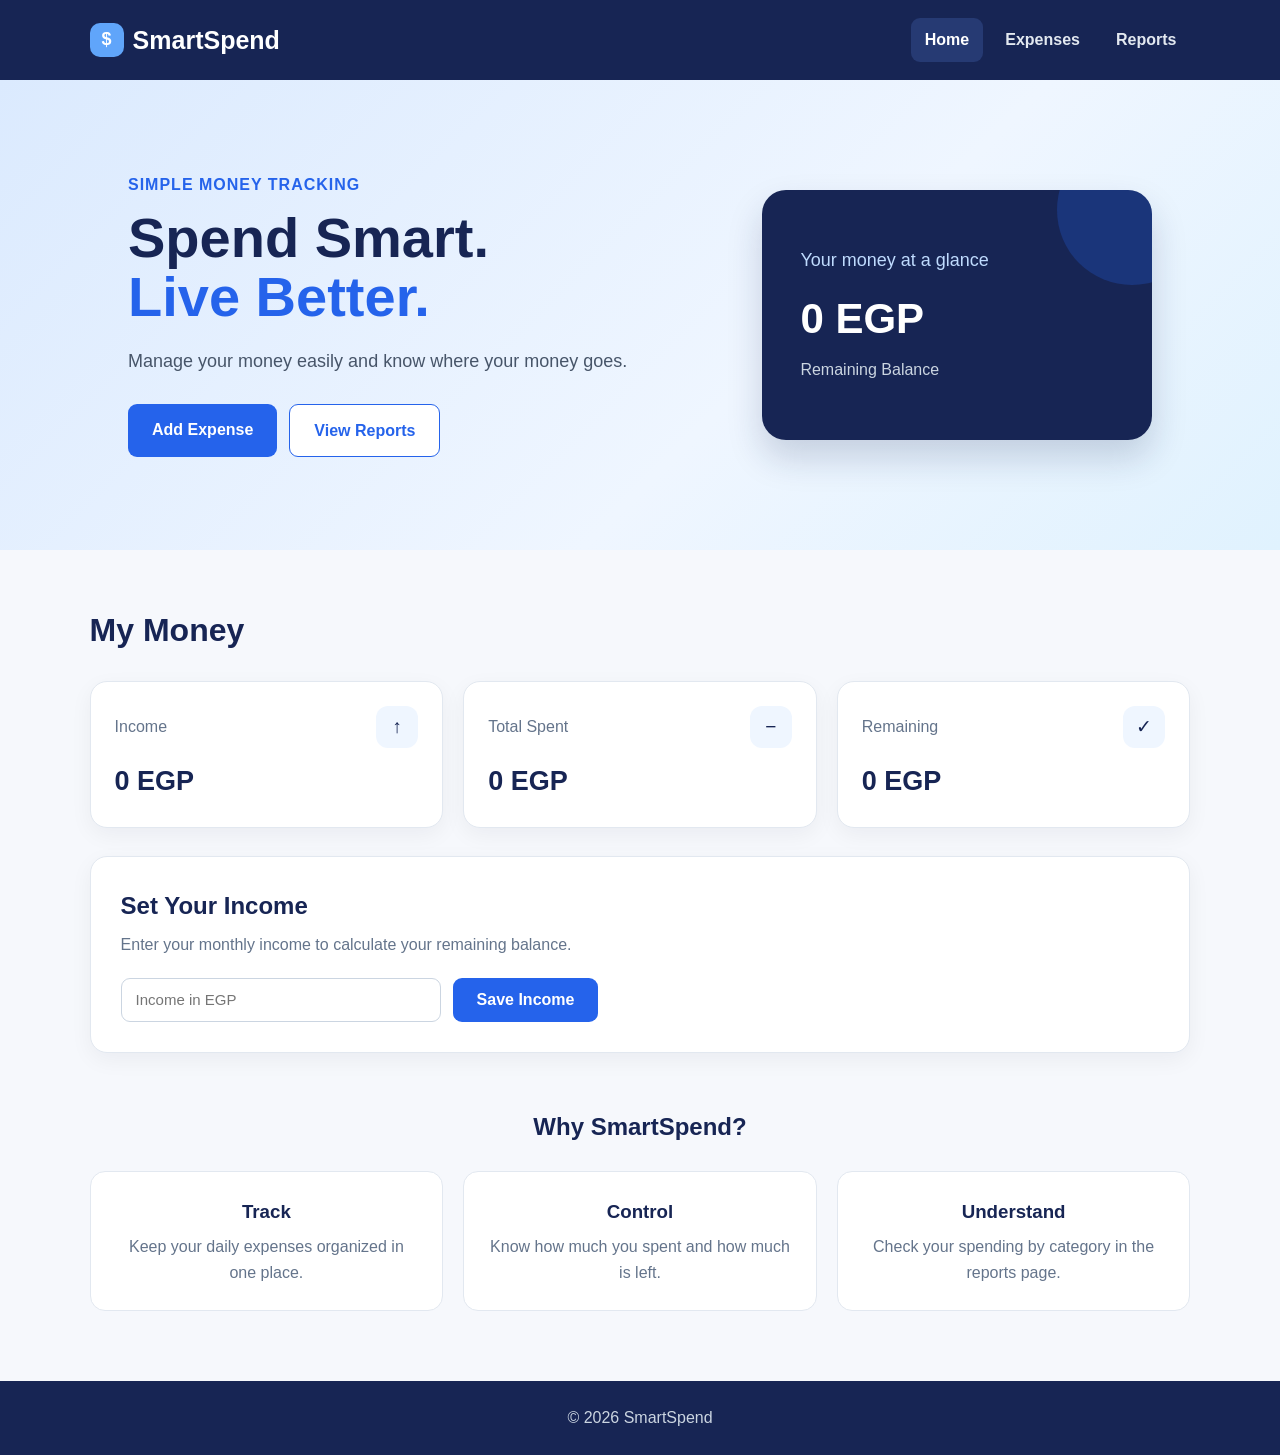
<file: index.html>
<!DOCTYPE html>
<html>
<head>
    <title>SmartSpend</title>
    <link rel="stylesheet" href="style.css">
</head>

<body>

<header>
    <div class="logo">
        <span class="logo-mark">$</span>
        SmartSpend
    </div>

    <nav>
        <a class="active" href="index.html">Home</a>
        <a class="" href="expenses.html">Expenses</a>
        <a class="" href="reports.html">Reports</a>
    </nav>
</header>

<section class="hero">
    <div class="hero-content">
        <div class="small-title">Simple money tracking</div>
        <h1>Spend Smart.<br><span>Live Better.</span></h1>
        <p>Manage your money easily and know where your money goes.</p>
        <div class="hero-actions">
            <a href="expenses.html" class="btn">Add Expense</a>
            <a href="reports.html" class="btn btn-light">View Reports</a>
        </div>
    </div>

    <div class="hero-box">
        <p>Your money at a glance</p>
        <h2 id="homeRemaining">0 EGP</h2>
        <span>Remaining Balance</span>
    </div>
</section>

<main class="container">

    <h2 class="section-title">My Money</h2>

    <div class="cards">
        <div class="card">
            <div class="card-top"><p>Income</p><span class="card-icon">↑</span></div>
            <h2 id="homeIncome">0 EGP</h2>
        </div>

        <div class="card">
            <div class="card-top"><p>Total Spent</p><span class="card-icon">−</span></div>
            <h2 id="homeSpent">0 EGP</h2>
        </div>

        <div class="card">
            <div class="card-top"><p>Remaining</p><span class="card-icon">✓</span></div>
            <h2 id="homeBalance">0 EGP</h2>
        </div>
    </div>

    <div class="income-box">
        <h2>Set Your Income</h2>
        <p>Enter your monthly income to calculate your remaining balance.</p>

        <div class="input-row">
            <input type="number" id="incomeInput" placeholder="Income in EGP">
            <button class="btn" id="saveIncome">Save Income</button>
        </div>
    </div>

    <section class="about">
        <h2>Why SmartSpend?</h2>

        <div class="about-grid">
            <article>
                <h3>Track</h3>
                <p>Keep your daily expenses organized in one place.</p>
            </article>

            <article>
                <h3>Control</h3>
                <p>Know how much you spent and how much is left.</p>
            </article>

            <article>
                <h3>Understand</h3>
                <p>Check your spending by category in the reports page.</p>
            </article>
        </div>
    </section>

</main>

<footer>
    <p>© 2026 SmartSpend</p>
</footer>

<script src="script.js"></script>
</body>
</html>
</file>
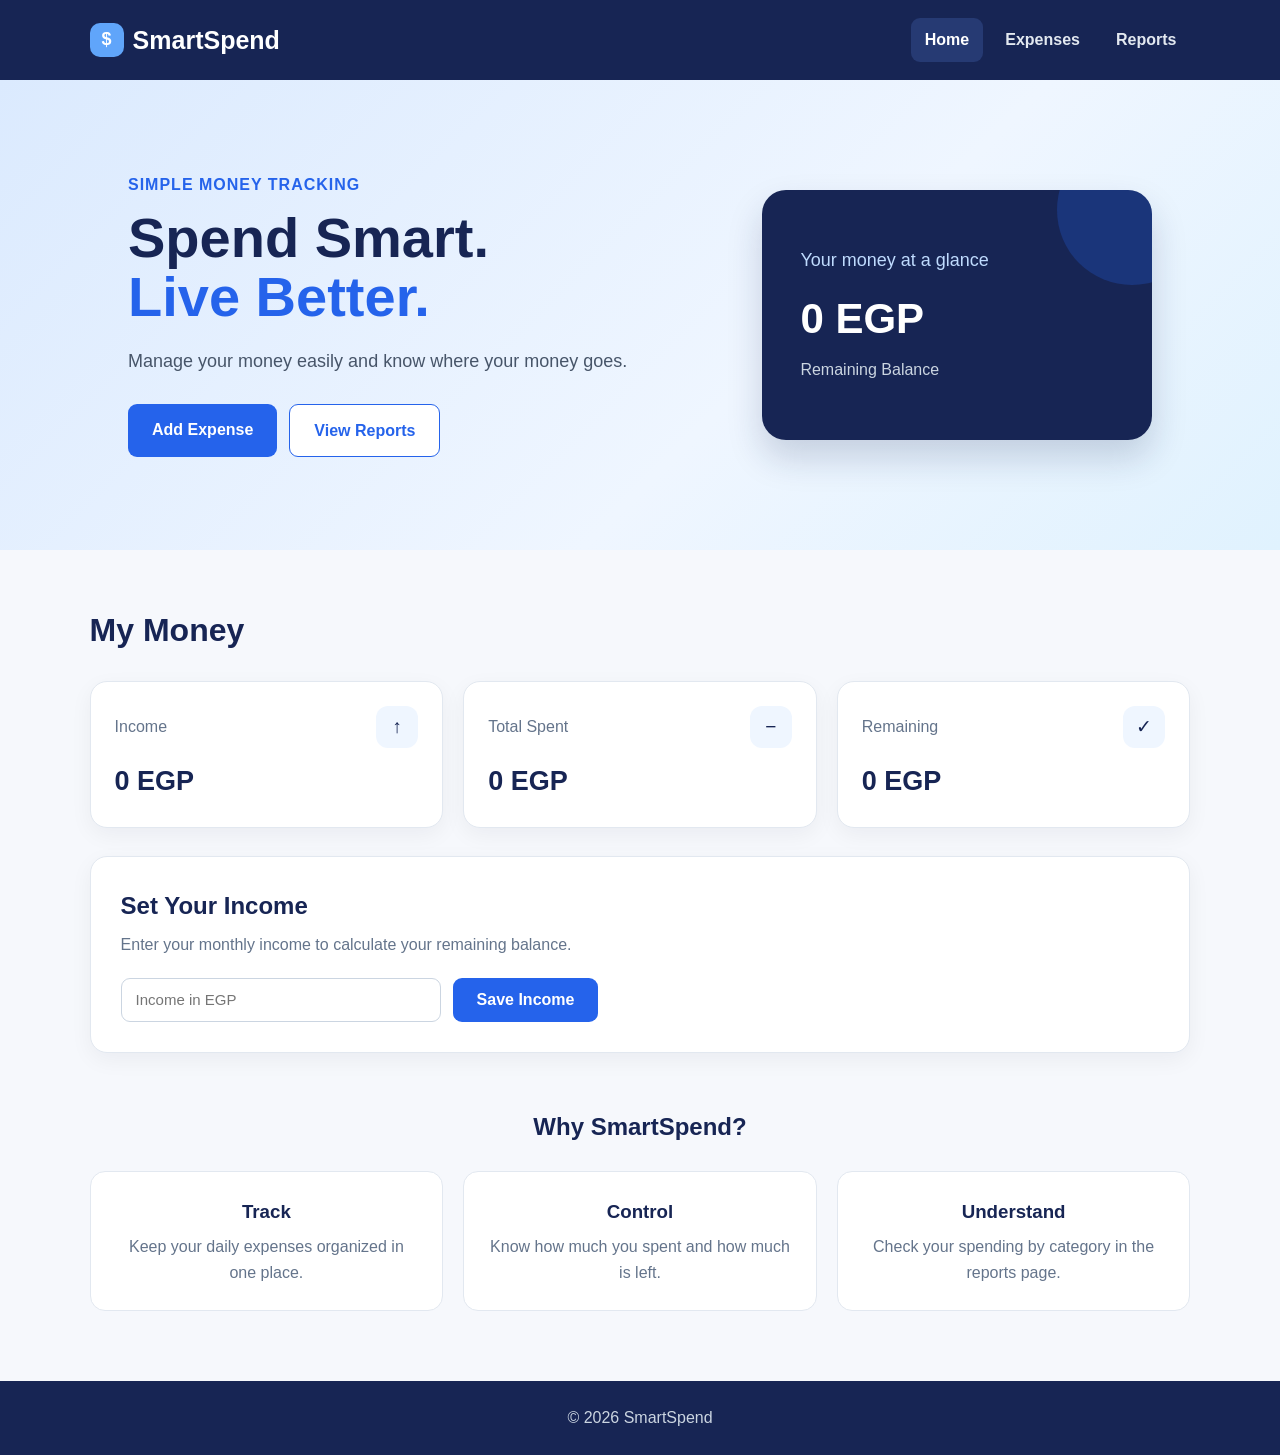
<file: SmartSpend/index.html>
<!DOCTYPE html>
<html>
<head>
    <title>SmartSpend</title>
    <link rel="stylesheet" href="style.css">
</head>

<body>

<header>
    <div class="logo">
        <span class="logo-mark">$</span>
        SmartSpend
    </div>

    <nav>
        <a class="active" href="index.html">Home</a>
        <a class="" href="expenses.html">Expenses</a>
        <a class="" href="reports.html">Reports</a>
    </nav>
</header>

<section class="hero">
    <div class="hero-content">
        <div class="small-title">Simple money tracking</div>
        <h1>Spend Smart.<br><span>Live Better.</span></h1>
        <p>Manage your money easily and know where your money goes.</p>
        <div class="hero-actions">
            <a href="expenses.html" class="btn">Add Expense</a>
            <a href="reports.html" class="btn btn-light">View Reports</a>
        </div>
    </div>

    <div class="hero-box">
        <p>Your money at a glance</p>
        <h2 id="homeRemaining">0 EGP</h2>
        <span>Remaining Balance</span>
    </div>
</section>

<main class="container">

    <h2 class="section-title">My Money</h2>

    <div class="cards">
        <div class="card">
            <div class="card-top"><p>Income</p><span class="card-icon">↑</span></div>
            <h2 id="homeIncome">0 EGP</h2>
        </div>

        <div class="card">
            <div class="card-top"><p>Total Spent</p><span class="card-icon">−</span></div>
            <h2 id="homeSpent">0 EGP</h2>
        </div>

        <div class="card">
            <div class="card-top"><p>Remaining</p><span class="card-icon">✓</span></div>
            <h2 id="homeBalance">0 EGP</h2>
        </div>
    </div>

    <div class="income-box">
        <h2>Set Your Income</h2>
        <p>Enter your monthly income to calculate your remaining balance.</p>

        <div class="input-row">
            <input type="number" id="incomeInput" placeholder="Income in EGP">
            <button class="btn" id="saveIncome">Save Income</button>
        </div>
    </div>

    <section class="about">
        <h2>Why SmartSpend?</h2>

        <div class="about-grid">
            <article>
                <h3>Track</h3>
                <p>Keep your daily expenses organized in one place.</p>
            </article>

            <article>
                <h3>Control</h3>
                <p>Know how much you spent and how much is left.</p>
            </article>

            <article>
                <h3>Understand</h3>
                <p>Check your spending by category in the reports page.</p>
            </article>
        </div>
    </section>

</main>

<footer>
    <p>© 2026 SmartSpend</p>
</footer>

<script src="script.js"></script>
</body>
</html>
</file>
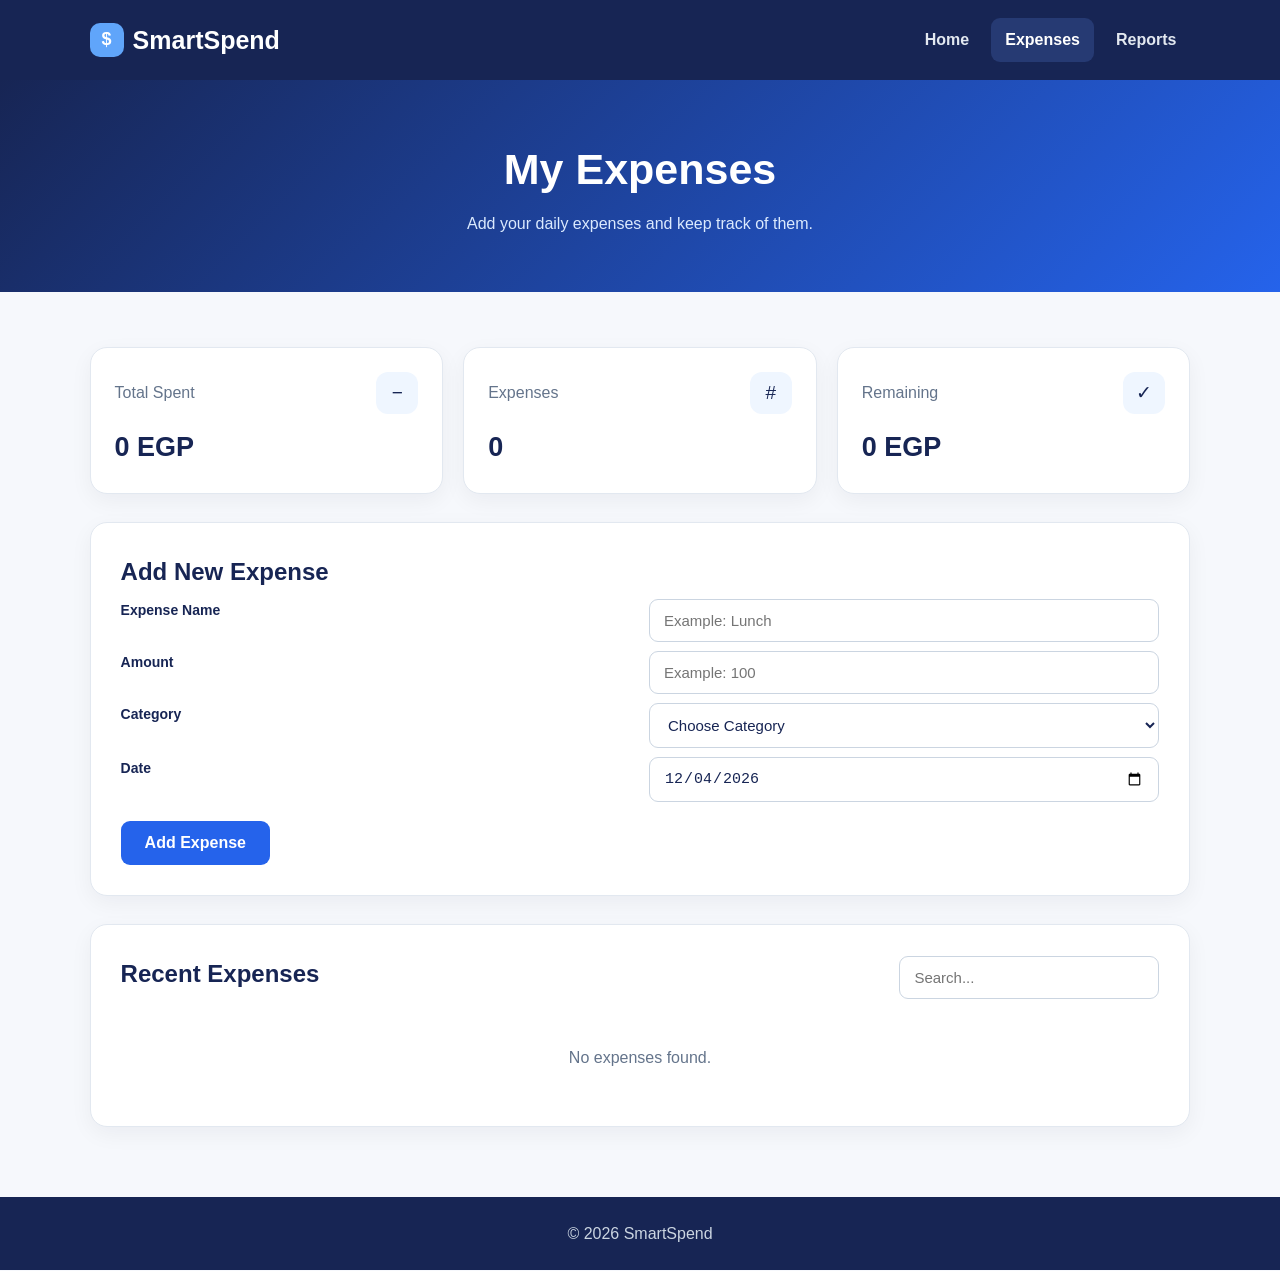
<file: expenses.html>
<!DOCTYPE html>
<html>
<head>
    <title>SmartSpend - Expenses</title>
    <link rel="stylesheet" href="style.css">
</head>

<body>

<header>
    <div class="logo">
        <span class="logo-mark">$</span>
        SmartSpend
    </div>

    <nav>
        <a class="" href="index.html">Home</a>
        <a class="active" href="expenses.html">Expenses</a>
        <a class="" href="reports.html">Reports</a>
    </nav>
</header>

<section class="page-title">
    <h1>My Expenses</h1>
    <p>Add your daily expenses and keep track of them.</p>
</section>

<main class="container">

    <div class="cards">
        <div class="card">
            <div class="card-top"><p>Total Spent</p><span class="card-icon">−</span></div>
            <h2 id="totalSpent">0 EGP</h2>
        </div>

        <div class="card">
            <div class="card-top"><p>Expenses</p><span class="card-icon">#</span></div>
            <h2 id="expenseCount">0</h2>
        </div>

        <div class="card">
            <div class="card-top"><p>Remaining</p><span class="card-icon">✓</span></div>
            <h2 id="expenseRemaining">0 EGP</h2>
        </div>
    </div>

    <section class="form-box">
        <h2>Add New Expense</h2>

        <form id="expenseForm">

            <label>Expense Name</label>
            <input type="text" id="expenseName" placeholder="Example: Lunch">

            <label>Amount</label>
            <input type="number" id="expenseAmount" placeholder="Example: 100">

            <label>Category</label>
            <select id="expenseCategory">
                <option value="">Choose Category</option>
                <option>Food</option>
                <option>Transport</option>
                <option>Shopping</option>
                <option>Bills</option>
                <option>Education</option>
                <option>Entertainment</option>
                <option>Other</option>
            </select>

            <label>Date</label>
            <input type="date" id="expenseDate">

            <button class="btn" type="submit">Add Expense</button>
        </form>
    </section>

    <section class="form-box">
        <div class="list-head">
            <h2>Recent Expenses</h2>
            <input type="text" id="searchExpense" placeholder="Search...">
        </div>

        <div id="expenseList"></div>
    </section>

</main>

<footer>
    <p>© 2026 SmartSpend</p>
</footer>

<script src="script.js"></script>
</body>
</html>
</file>
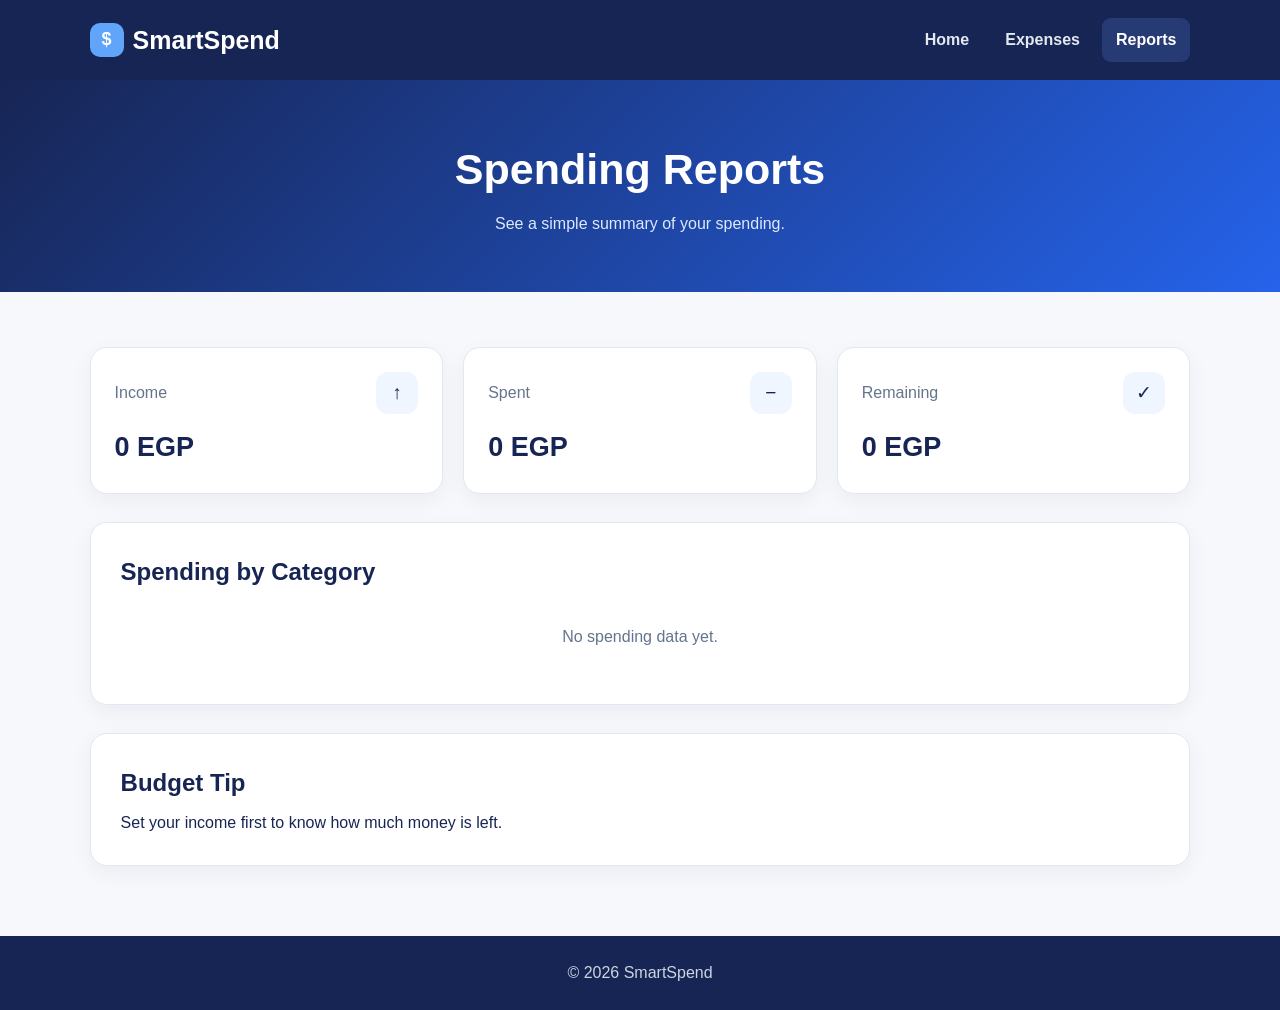
<file: reports.html>
<!DOCTYPE html>
<html>
<head>
    <title>SmartSpend - Reports</title>
    <link rel="stylesheet" href="style.css">
</head>

<body>

<header>
    <div class="logo">
        <span class="logo-mark">$</span>
        SmartSpend
    </div>

    <nav>
        <a class="" href="index.html">Home</a>
        <a class="" href="expenses.html">Expenses</a>
        <a class="active" href="reports.html">Reports</a>
    </nav>
</header>

<section class="page-title">
    <h1>Spending Reports</h1>
    <p>See a simple summary of your spending.</p>
</section>

<main class="container">

    <div class="cards">
        <div class="card">
            <div class="card-top"><p>Income</p><span class="card-icon">↑</span></div>
            <h2 id="reportIncome">0 EGP</h2>
        </div>

        <div class="card">
            <div class="card-top"><p>Spent</p><span class="card-icon">−</span></div>
            <h2 id="reportSpent">0 EGP</h2>
        </div>

        <div class="card">
            <div class="card-top"><p>Remaining</p><span class="card-icon">✓</span></div>
            <h2 id="reportRemaining">0 EGP</h2>
        </div>
    </div>

    <section class="report-box">
        <h2>Spending by Category</h2>
        <div id="categoryReport"></div>
    </section>

    <section class="report-box">
        <h2>Budget Tip</h2>
        <p id="reportMessage">Add your income and expenses to see your result.</p>
    </section>

</main>

<footer>
    <p>© 2026 SmartSpend</p>
</footer>

<script src="script.js"></script>
</body>
</html>
</file>
<file: style.css>
* {
    box-sizing: border-box;
    margin: 0;
    padding: 0;
}

body {
    font-family: Arial, sans-serif;
    background: #f6f8fc;
    color: #172554;
    line-height: 1.6;
}

header {
    background: #172554;
    color: white;
    padding: 18px 7%;
    display: flex;
    justify-content: space-between;
    align-items: center;
    gap: 30px;
    position: sticky;
    top: 0;
    z-index: 10;
}

.logo {
    display: flex;
    align-items: center;
    gap: 9px;
    font-size: 25px;
    font-weight: bold;
}

.logo-mark {
    width: 34px;
    height: 34px;
    border-radius: 10px;
    background: #60a5fa;
    color: white;
    display: flex;
    align-items: center;
    justify-content: center;
    font-size: 18px;
}

nav {
    display: flex;
    align-items: center;
    gap: 8px;
}

nav a {
    color: #e2e8f0;
    text-decoration: none;
    font-weight: bold;
    padding: 9px 14px;
    border-radius: 9px;
}

nav a:hover,
nav a.active {
    background: #263a73;
    color: white;
}

.container {
    width: 86%;
    max-width: 1150px;
    margin: 55px auto;
}

.hero {
    min-height: 470px;
    padding: 70px 10%;
    background: linear-gradient(135deg, #dbeafe, #eff6ff 60%, #e0f2fe);
    display: grid;
    grid-template-columns: 1.2fr .8fr;
    align-items: center;
    gap: 50px;
}

.hero-content {
    max-width: 650px;
}

.small-title {
    color: #2563eb;
    font-weight: bold;
    margin-bottom: 12px;
    text-transform: uppercase;
    letter-spacing: 1px;
}

.hero h1 {
    font-size: 56px;
    line-height: 1.05;
    margin-bottom: 20px;
}

.hero h1 span {
    color: #2563eb;
}

.hero p {
    color: #475569;
    font-size: 18px;
    max-width: 580px;
    margin-bottom: 28px;
}

.hero-actions {
    display: flex;
    gap: 12px;
    flex-wrap: wrap;
}

.btn {
    background: #2563eb;
    color: white;
    border: none;
    padding: 13px 24px;
    border-radius: 9px;
    text-decoration: none;
    display: inline-block;
    cursor: pointer;
    font-size: 16px;
    font-weight: bold;
}

.btn:hover {
    background: #1d4ed8;
}

.btn-light {
    background: white;
    color: #2563eb;
    border: 1px solid #2563eb;
}

.btn-light:hover {
    background: #eff6ff;
}

.hero-box {
    background: #172554;
    color: white;
    padding: 38px;
    border-radius: 24px;
    min-height: 250px;
    display: flex;
    flex-direction: column;
    justify-content: center;
    box-shadow: 0 18px 35px rgba(23, 37, 84, .18);
    position: relative;
    overflow: hidden;
}

.hero-box::after {
    content: "";
    width: 150px;
    height: 150px;
    border-radius: 50%;
    background: #2563eb;
    opacity: .25;
    position: absolute;
    right: -55px;
    top: -55px;
}

.hero-box p {
    color: #bfdbfe;
    margin-bottom: 5px;
    position: relative;
    z-index: 1;
}

.hero-box h2 {
    font-size: 42px;
    margin: 5px 0;
    position: relative;
    z-index: 1;
}

.hero-box span {
    color: #cbd5e1;
    position: relative;
    z-index: 1;
}

.section-title {
    font-size: 32px;
    margin-bottom: 25px;
}

.cards {
    display: grid;
    grid-template-columns: repeat(3, 1fr);
    gap: 20px;
    margin-bottom: 28px;
}

.card {
    background: white;
    padding: 24px;
    border: 1px solid #e2e8f0;
    border-radius: 17px;
    box-shadow: 0 7px 22px rgba(15, 23, 42, .05);
}

.card-top {
    display: flex;
    justify-content: space-between;
    align-items: center;
    margin-bottom: 12px;
}

.card-icon {
    width: 42px;
    height: 42px;
    border-radius: 12px;
    background: #eff6ff;
    display: flex;
    align-items: center;
    justify-content: center;
    font-size: 19px;
}

.card p {
    color: #64748b;
}

.card h2 {
    font-size: 27px;
}

.income-box,
.form-box,
.report-box {
    background: white;
    padding: 30px;
    border: 1px solid #e2e8f0;
    border-radius: 17px;
    margin-bottom: 28px;
    box-shadow: 0 7px 22px rgba(15, 23, 42, .05);
}

.income-box h2,
.form-box h2,
.report-box h2 {
    margin-bottom: 7px;
}

.income-box p {
    color: #64748b;
    margin-bottom: 20px;
}

.input-row {
    display: flex;
    gap: 12px;
}

input,
select,
textarea {
    width: 100%;
    padding: 12px 14px;
    border: 1px solid #cbd5e1;
    border-radius: 9px;
    font-size: 15px;
    background: white;
    color: #172554;
}

input:focus,
select:focus,
textarea:focus {
    outline: 2px solid #bfdbfe;
    border-color: #2563eb;
}

.input-row input {
    max-width: 320px;
}

.about {
    margin-top: 55px;
}

.about h2 {
    text-align: center;
    margin-bottom: 25px;
}

.about-grid {
    display: grid;
    grid-template-columns: repeat(3, 1fr);
    gap: 20px;
}

.about-grid article {
    background: white;
    padding: 25px;
    border: 1px solid #e2e8f0;
    border-radius: 15px;
    text-align: center;
}

.about-grid h3 {
    margin-bottom: 7px;
}

.about-grid p {
    color: #64748b;
}

.page-title {
    background: linear-gradient(135deg, #172554, #2563eb);
    color: white;
    padding: 55px 20px;
    text-align: center;
}

.page-title h1 {
    font-size: 43px;
    margin-bottom: 8px;
}

.page-title p {
    color: #dbeafe;
}

.form-box form {
    display: grid;
    grid-template-columns: 1fr 1fr;
    gap: 9px 18px;
}

.form-box form label {
    font-weight: bold;
    font-size: 14px;
}

.form-box form .btn {
    width: fit-content;
    margin-top: 10px;
    grid-column: 1 / -1;
}

.list-head {
    display: flex;
    justify-content: space-between;
    align-items: center;
    gap: 20px;
    margin-bottom: 20px;
}

.list-head input {
    max-width: 260px;
}

.expense-item {
    display: grid;
    grid-template-columns: 1.4fr 1fr 1fr 1fr auto;
    gap: 15px;
    align-items: center;
    padding: 17px 5px;
    border-bottom: 1px solid #e2e8f0;
}

.expense-item:last-child {
    border-bottom: none;
}

.expense-item strong {
    font-size: 16px;
}

.category {
    background: #eff6ff;
    color: #2563eb;
    padding: 5px 10px;
    border-radius: 20px;
    width: fit-content;
    font-size: 13px;
    font-weight: bold;
}

.delete-btn {
    background: #fee2e2;
    color: #dc2626;
    border: none;
    padding: 7px 11px;
    border-radius: 7px;
    cursor: pointer;
    font-weight: bold;
}

.delete-btn:hover {
    background: #fecaca;
}

.category-row {
    margin-top: 22px;
}

.category-info {
    display: flex;
    justify-content: space-between;
    margin-bottom: 8px;
}

.category-bar {
    height: 10px;
    background: #e2e8f0;
    border-radius: 10px;
    overflow: hidden;
}

.category-bar div {
    height: 100%;
    background: #2563eb;
    border-radius: 10px;
}

.empty {
    color: #64748b;
    text-align: center;
    padding: 25px;
}

footer {
    background: #172554;
    color: #cbd5e1;
    text-align: center;
    padding: 24px;
    margin-top: 70px;
}

@media (max-width: 800px) {
    header {
        flex-direction: column;
        padding: 16px 5%;
    }

    nav {
        flex-wrap: wrap;
        justify-content: center;
    }

    .hero {
        grid-template-columns: 1fr;
        padding: 55px 7%;
    }

    .hero h1 {
        font-size: 43px;
    }

    .cards,
    .about-grid {
        grid-template-columns: 1fr;
    }

    .form-box form {
        grid-template-columns: 1fr;
    }

    .form-box form .btn {
        grid-column: auto;
    }

    .expense-item {
        grid-template-columns: 1fr 1fr;
    }

    .list-head {
        flex-direction: column;
        align-items: stretch;
    }

    .list-head input {
        max-width: none;
    }
}
</file>
<file: SmartSpend/style.css>
* {
    box-sizing: border-box;
    margin: 0;
    padding: 0;
}

body {
    font-family: Arial, sans-serif;
    background: #f6f8fc;
    color: #172554;
    line-height: 1.6;
}

header {
    background: #172554;
    color: white;
    padding: 18px 7%;
    display: flex;
    justify-content: space-between;
    align-items: center;
    gap: 30px;
    position: sticky;
    top: 0;
    z-index: 10;
}

.logo {
    display: flex;
    align-items: center;
    gap: 9px;
    font-size: 25px;
    font-weight: bold;
}

.logo-mark {
    width: 34px;
    height: 34px;
    border-radius: 10px;
    background: #60a5fa;
    color: white;
    display: flex;
    align-items: center;
    justify-content: center;
    font-size: 18px;
}

nav {
    display: flex;
    align-items: center;
    gap: 8px;
}

nav a {
    color: #e2e8f0;
    text-decoration: none;
    font-weight: bold;
    padding: 9px 14px;
    border-radius: 9px;
}

nav a:hover,
nav a.active {
    background: #263a73;
    color: white;
}

.container {
    width: 86%;
    max-width: 1150px;
    margin: 55px auto;
}

.hero {
    min-height: 470px;
    padding: 70px 10%;
    background: linear-gradient(135deg, #dbeafe, #eff6ff 60%, #e0f2fe);
    display: grid;
    grid-template-columns: 1.2fr .8fr;
    align-items: center;
    gap: 50px;
}

.hero-content {
    max-width: 650px;
}

.small-title {
    color: #2563eb;
    font-weight: bold;
    margin-bottom: 12px;
    text-transform: uppercase;
    letter-spacing: 1px;
}

.hero h1 {
    font-size: 56px;
    line-height: 1.05;
    margin-bottom: 20px;
}

.hero h1 span {
    color: #2563eb;
}

.hero p {
    color: #475569;
    font-size: 18px;
    max-width: 580px;
    margin-bottom: 28px;
}

.hero-actions {
    display: flex;
    gap: 12px;
    flex-wrap: wrap;
}

.btn {
    background: #2563eb;
    color: white;
    border: none;
    padding: 13px 24px;
    border-radius: 9px;
    text-decoration: none;
    display: inline-block;
    cursor: pointer;
    font-size: 16px;
    font-weight: bold;
}

.btn:hover {
    background: #1d4ed8;
}

.btn-light {
    background: white;
    color: #2563eb;
    border: 1px solid #2563eb;
}

.btn-light:hover {
    background: #eff6ff;
}

.hero-box {
    background: #172554;
    color: white;
    padding: 38px;
    border-radius: 24px;
    min-height: 250px;
    display: flex;
    flex-direction: column;
    justify-content: center;
    box-shadow: 0 18px 35px rgba(23, 37, 84, .18);
    position: relative;
    overflow: hidden;
}

.hero-box::after {
    content: "";
    width: 150px;
    height: 150px;
    border-radius: 50%;
    background: #2563eb;
    opacity: .25;
    position: absolute;
    right: -55px;
    top: -55px;
}

.hero-box p {
    color: #bfdbfe;
    margin-bottom: 5px;
    position: relative;
    z-index: 1;
}

.hero-box h2 {
    font-size: 42px;
    margin: 5px 0;
    position: relative;
    z-index: 1;
}

.hero-box span {
    color: #cbd5e1;
    position: relative;
    z-index: 1;
}

.section-title {
    font-size: 32px;
    margin-bottom: 25px;
}

.cards {
    display: grid;
    grid-template-columns: repeat(3, 1fr);
    gap: 20px;
    margin-bottom: 28px;
}

.card {
    background: white;
    padding: 24px;
    border: 1px solid #e2e8f0;
    border-radius: 17px;
    box-shadow: 0 7px 22px rgba(15, 23, 42, .05);
}

.card-top {
    display: flex;
    justify-content: space-between;
    align-items: center;
    margin-bottom: 12px;
}

.card-icon {
    width: 42px;
    height: 42px;
    border-radius: 12px;
    background: #eff6ff;
    display: flex;
    align-items: center;
    justify-content: center;
    font-size: 19px;
}

.card p {
    color: #64748b;
}

.card h2 {
    font-size: 27px;
}

.income-box,
.form-box,
.report-box {
    background: white;
    padding: 30px;
    border: 1px solid #e2e8f0;
    border-radius: 17px;
    margin-bottom: 28px;
    box-shadow: 0 7px 22px rgba(15, 23, 42, .05);
}

.income-box h2,
.form-box h2,
.report-box h2 {
    margin-bottom: 7px;
}

.income-box p {
    color: #64748b;
    margin-bottom: 20px;
}

.input-row {
    display: flex;
    gap: 12px;
}

input,
select,
textarea {
    width: 100%;
    padding: 12px 14px;
    border: 1px solid #cbd5e1;
    border-radius: 9px;
    font-size: 15px;
    background: white;
    color: #172554;
}

input:focus,
select:focus,
textarea:focus {
    outline: 2px solid #bfdbfe;
    border-color: #2563eb;
}

.input-row input {
    max-width: 320px;
}

.about {
    margin-top: 55px;
}

.about h2 {
    text-align: center;
    margin-bottom: 25px;
}

.about-grid {
    display: grid;
    grid-template-columns: repeat(3, 1fr);
    gap: 20px;
}

.about-grid article {
    background: white;
    padding: 25px;
    border: 1px solid #e2e8f0;
    border-radius: 15px;
    text-align: center;
}

.about-grid h3 {
    margin-bottom: 7px;
}

.about-grid p {
    color: #64748b;
}

.page-title {
    background: linear-gradient(135deg, #172554, #2563eb);
    color: white;
    padding: 55px 20px;
    text-align: center;
}

.page-title h1 {
    font-size: 43px;
    margin-bottom: 8px;
}

.page-title p {
    color: #dbeafe;
}

.form-box form {
    display: grid;
    grid-template-columns: 1fr 1fr;
    gap: 9px 18px;
}

.form-box form label {
    font-weight: bold;
    font-size: 14px;
}

.form-box form .btn {
    width: fit-content;
    margin-top: 10px;
    grid-column: 1 / -1;
}

.list-head {
    display: flex;
    justify-content: space-between;
    align-items: center;
    gap: 20px;
    margin-bottom: 20px;
}

.list-head input {
    max-width: 260px;
}

.expense-item {
    display: grid;
    grid-template-columns: 1.4fr 1fr 1fr 1fr auto;
    gap: 15px;
    align-items: center;
    padding: 17px 5px;
    border-bottom: 1px solid #e2e8f0;
}

.expense-item:last-child {
    border-bottom: none;
}

.expense-item strong {
    font-size: 16px;
}

.category {
    background: #eff6ff;
    color: #2563eb;
    padding: 5px 10px;
    border-radius: 20px;
    width: fit-content;
    font-size: 13px;
    font-weight: bold;
}

.delete-btn {
    background: #fee2e2;
    color: #dc2626;
    border: none;
    padding: 7px 11px;
    border-radius: 7px;
    cursor: pointer;
    font-weight: bold;
}

.delete-btn:hover {
    background: #fecaca;
}

.category-row {
    margin-top: 22px;
}

.category-info {
    display: flex;
    justify-content: space-between;
    margin-bottom: 8px;
}

.category-bar {
    height: 10px;
    background: #e2e8f0;
    border-radius: 10px;
    overflow: hidden;
}

.category-bar div {
    height: 100%;
    background: #2563eb;
    border-radius: 10px;
}

.empty {
    color: #64748b;
    text-align: center;
    padding: 25px;
}

footer {
    background: #172554;
    color: #cbd5e1;
    text-align: center;
    padding: 24px;
    margin-top: 70px;
}

@media (max-width: 800px) {
    header {
        flex-direction: column;
        padding: 16px 5%;
    }

    nav {
        flex-wrap: wrap;
        justify-content: center;
    }

    .hero {
        grid-template-columns: 1fr;
        padding: 55px 7%;
    }

    .hero h1 {
        font-size: 43px;
    }

    .cards,
    .about-grid {
        grid-template-columns: 1fr;
    }

    .form-box form {
        grid-template-columns: 1fr;
    }

    .form-box form .btn {
        grid-column: auto;
    }

    .expense-item {
        grid-template-columns: 1fr 1fr;
    }

    .list-head {
        flex-direction: column;
        align-items: stretch;
    }

    .list-head input {
        max-width: none;
    }
}
</file>
